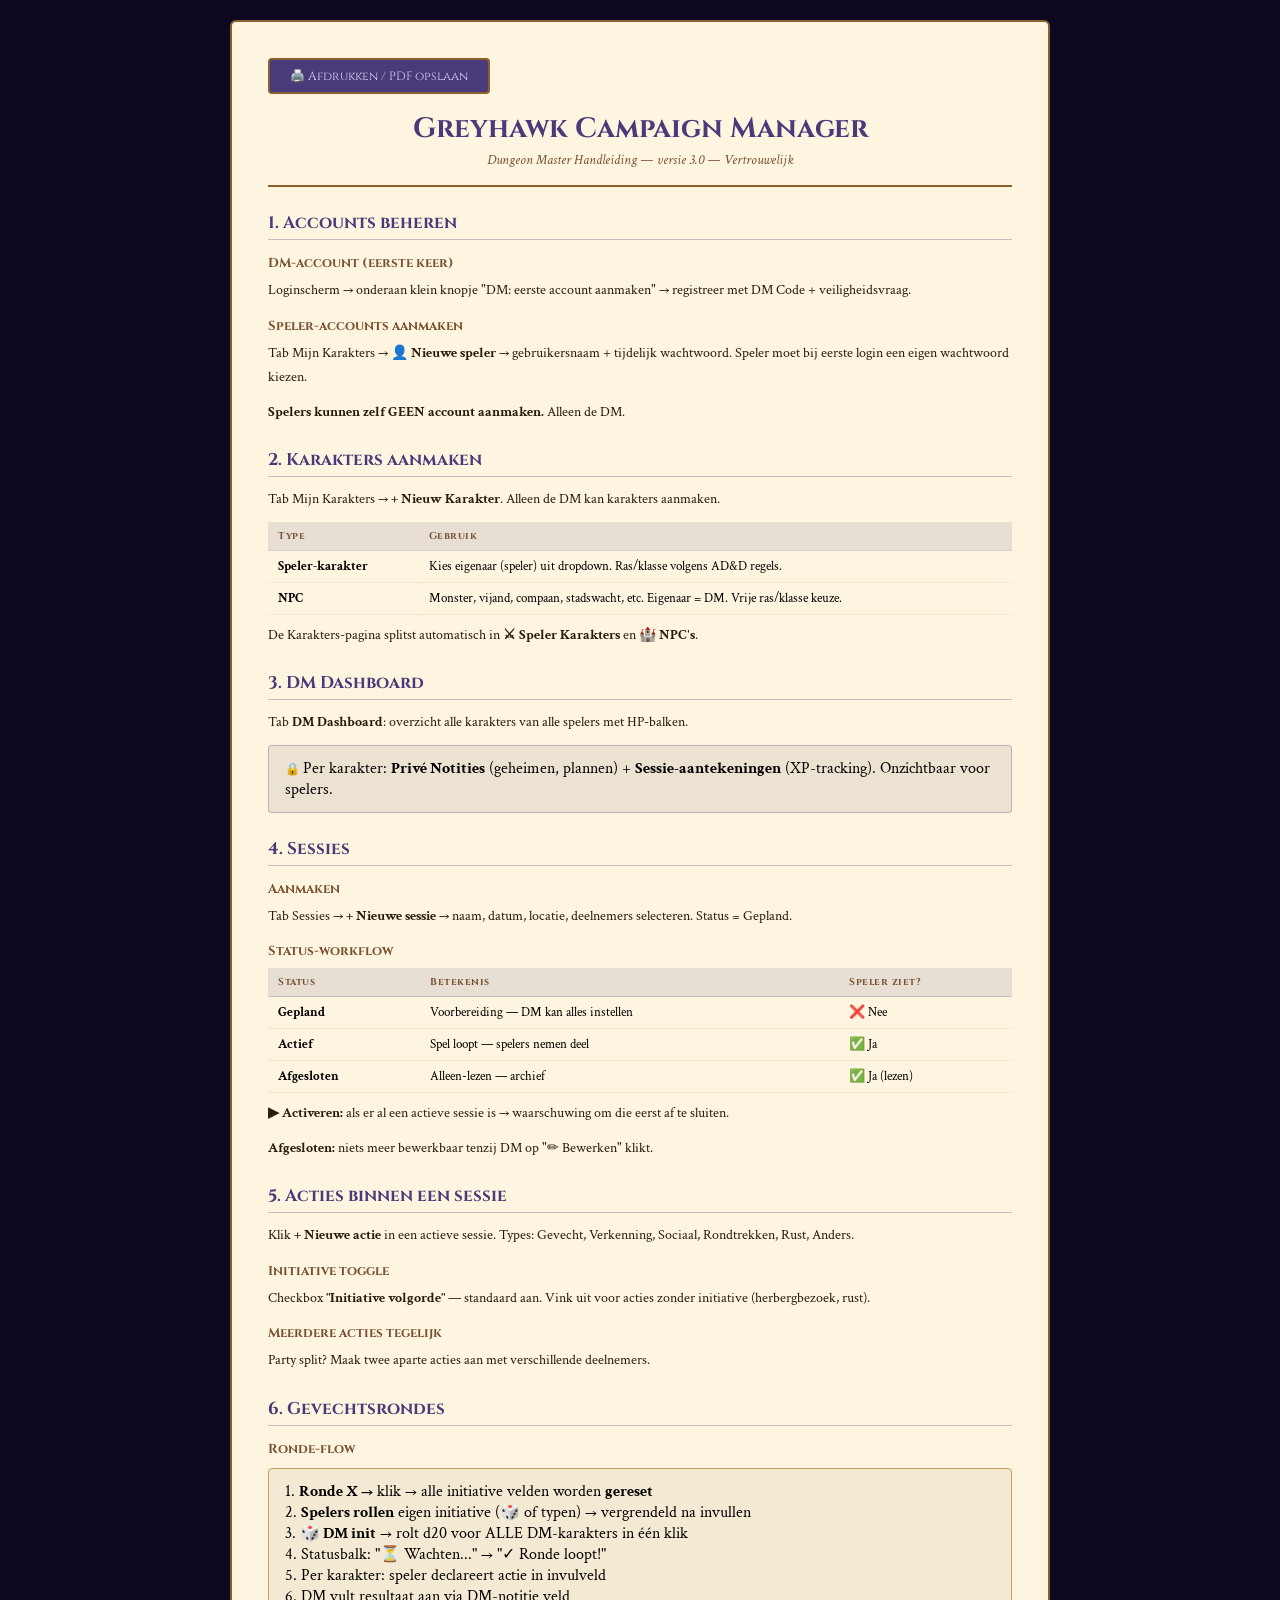
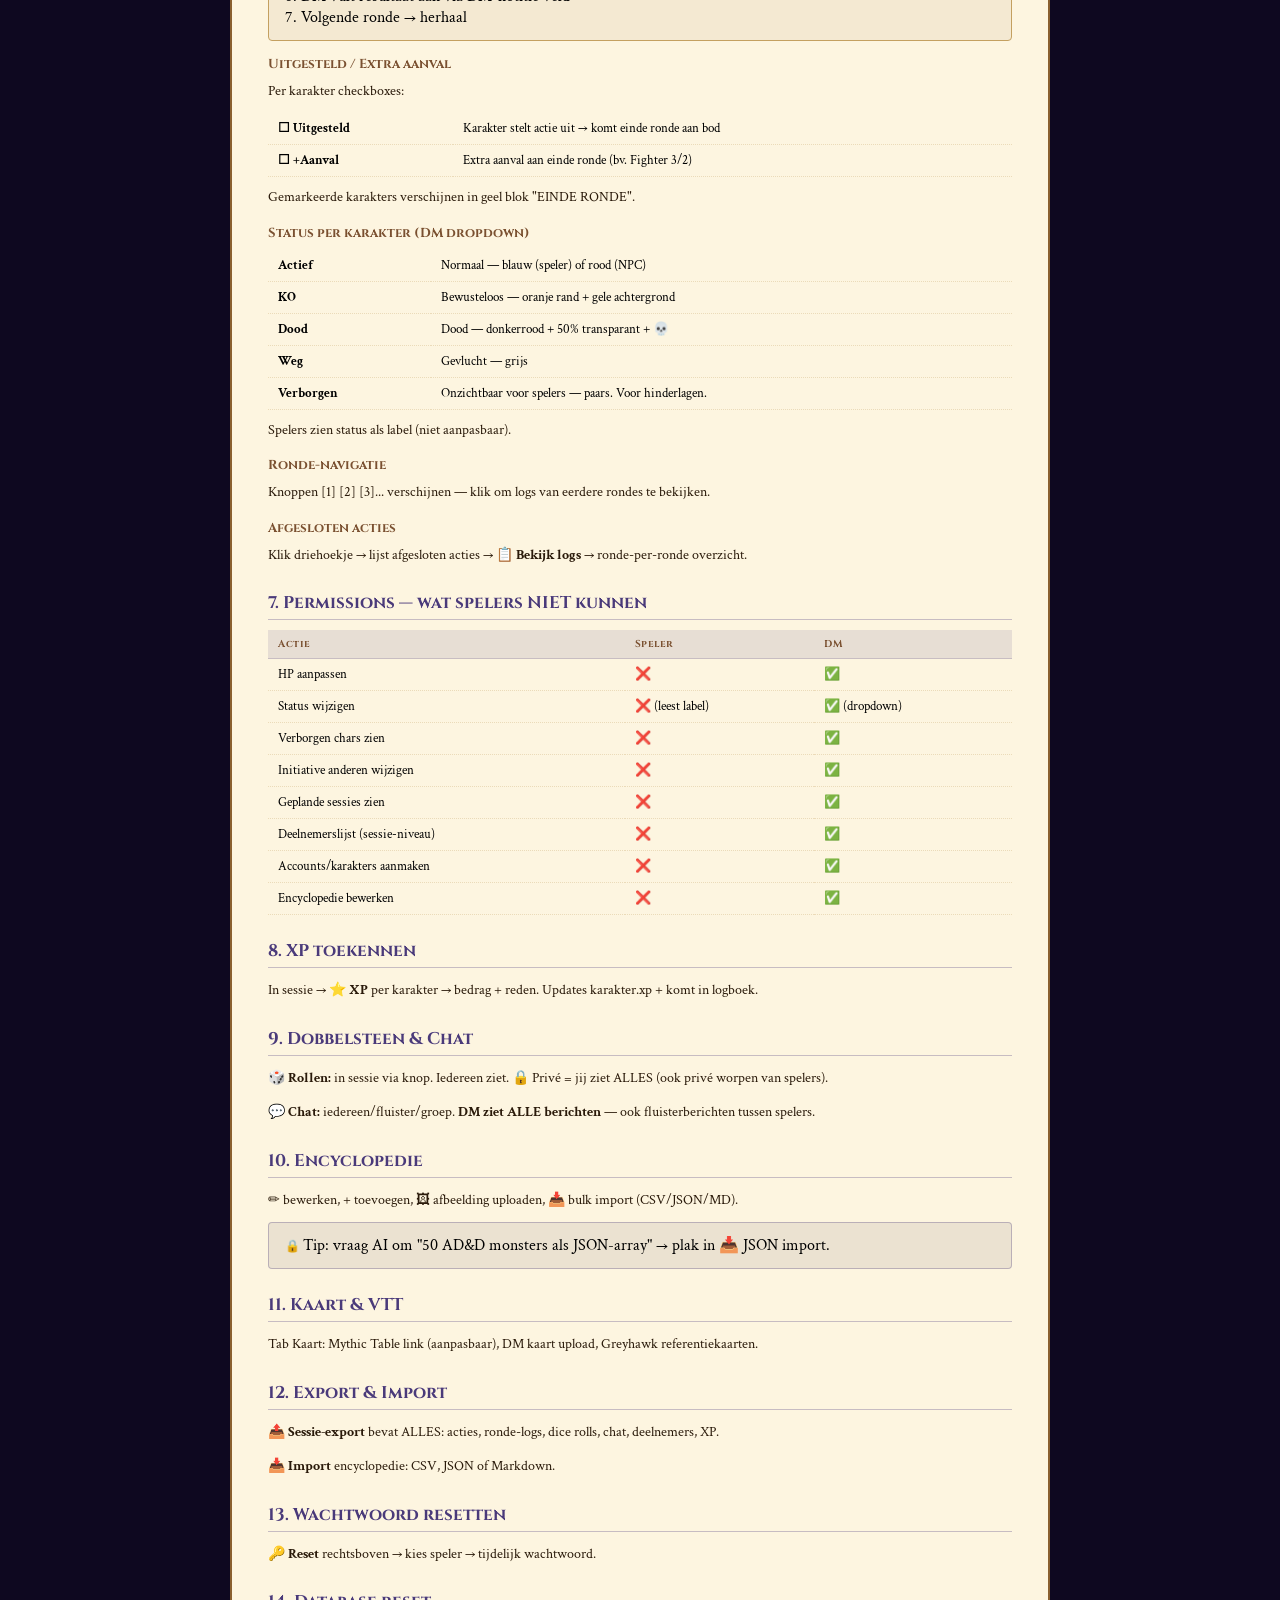
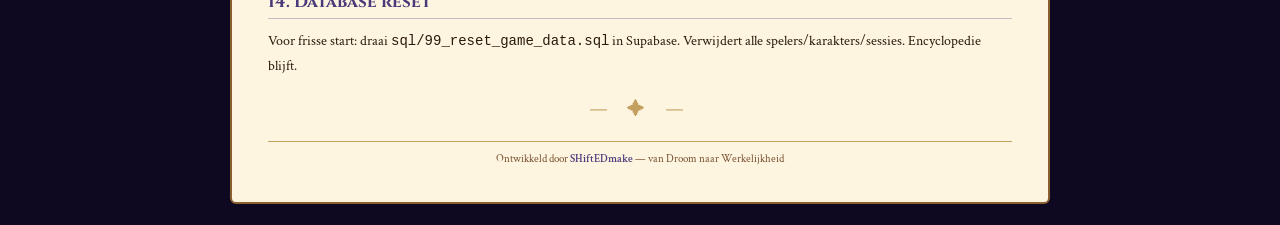
<file: handleiding_dm.html>
<!DOCTYPE html>
<html lang="nl">
<head>
<meta charset="UTF-8">
<meta name="viewport" content="width=device-width, initial-scale=1.0">
<title>Greyhawk — DM Handleiding (Vertrouwelijk)</title>
<style>
@import url('https://fonts.googleapis.com/css2?family=Cinzel:wght@400;600&family=Crimson+Text:ital,wght@0,400;0,600;1,400&display=swap');
:root{--parch:#fdf5e0;--ink:#2a1a0a;--ink3:#7a5030;--border:#8a6030;--rust:#8a2010;--blue2:#2a5a9a;--divider:#c4a060;--dm2:#4a3a7a;--dmt:#c0a0f0;}
*{box-sizing:border-box;margin:0;padding:0;}
body{background:#0e0820;font-family:'Crimson Text',serif;padding:20px;}
.page{max-width:820px;margin:0 auto;background:var(--parch);border:2px solid var(--border);border-radius:6px;padding:36px;position:relative;}
h1{font-family:'Cinzel',serif;font-size:28px;color:var(--dm2);text-align:center;margin-bottom:4px;}
.sub{text-align:center;font-style:italic;color:var(--ink3);font-size:14px;margin-bottom:24px;padding-bottom:16px;border-bottom:2px solid var(--border);}
h2{font-family:'Cinzel',serif;font-size:17px;color:var(--dm2);margin:24px 0 10px;padding-bottom:5px;border-bottom:1px solid rgba(74,58,122,.3);}
h3{font-family:'Cinzel',serif;font-size:13px;color:var(--ink3);margin:14px 0 6px;}
p{font-size:14px;color:var(--ink);line-height:1.75;margin-bottom:10px;}
.box{background:rgba(139,96,48,.08);border:1px solid var(--divider);border-radius:4px;padding:12px 16px;margin:10px 0;}
.dm-box{background:rgba(26,16,48,.08);border:1px solid rgba(74,58,122,.3);border-radius:4px;padding:12px 16px;margin:10px 0;}
.dm-box::before{content:'🔒 ';font-size:12px;}
.warn{background:rgba(138,32,16,.06);border:1px solid rgba(138,32,16,.25);border-radius:4px;padding:10px 14px;margin:10px 0;}
table{width:100%;border-collapse:collapse;font-size:13px;margin:8px 0;}
th{background:rgba(74,58,122,.12);padding:7px 10px;text-align:left;font-family:'Cinzel',serif;font-size:10px;color:var(--ink3);letter-spacing:.5px;border-bottom:1px solid rgba(74,58,122,.2);}
td{padding:7px 10px;border-bottom:1px dotted rgba(196,160,96,.3);}
.ornament{text-align:center;color:var(--divider);font-size:18px;margin:20px 0;letter-spacing:8px;}
.btn{font-family:'Cinzel',serif;font-size:12px;padding:8px 20px;border-radius:4px;cursor:pointer;border:2px solid var(--border);background:var(--dm2);color:#e0d0f0;margin-bottom:16px;}
@media print{.btn{display:none;}.page{border:none;padding:20px;}}
</style>
</head>
<body>
<div class="page">
<button class="btn" onclick="window.print()">🖨️ Afdrukken / PDF opslaan</button>

<h1>Greyhawk Campaign Manager</h1>
<div class="sub">Dungeon Master Handleiding — versie 3.0 — Vertrouwelijk</div>

<h2>1. Accounts beheren</h2>
<h3>DM-account (eerste keer)</h3>
<p>Loginscherm → onderaan klein knopje "DM: eerste account aanmaken" → registreer met DM Code + veiligheidsvraag.</p>
<h3>Speler-accounts aanmaken</h3>
<p>Tab Mijn Karakters → <strong>👤 Nieuwe speler</strong> → gebruikersnaam + tijdelijk wachtwoord. Speler moet bij eerste login een eigen wachtwoord kiezen.</p>
<p><strong>Spelers kunnen zelf GEEN account aanmaken.</strong> Alleen de DM.</p>

<h2>2. Karakters aanmaken</h2>
<p>Tab Mijn Karakters → <strong>+ Nieuw Karakter</strong>. Alleen de DM kan karakters aanmaken.</p>
<table>
<tr><th>Type</th><th>Gebruik</th></tr>
<tr><td><strong>Speler-karakter</strong></td><td>Kies eigenaar (speler) uit dropdown. Ras/klasse volgens AD&D regels.</td></tr>
<tr><td><strong>NPC</strong></td><td>Monster, vijand, compaan, stadswacht, etc. Eigenaar = DM. Vrije ras/klasse keuze.</td></tr>
</table>
<p>De Karakters-pagina splitst automatisch in <strong>⚔ Speler Karakters</strong> en <strong>🏰 NPC's</strong>.</p>

<h2>3. DM Dashboard</h2>
<p>Tab <strong>DM Dashboard</strong>: overzicht alle karakters van alle spelers met HP-balken.</p>
<div class="dm-box">Per karakter: <strong>Privé Notities</strong> (geheimen, plannen) + <strong>Sessie-aantekeningen</strong> (XP-tracking). Onzichtbaar voor spelers.</div>

<h2>4. Sessies</h2>
<h3>Aanmaken</h3>
<p>Tab Sessies → <strong>+ Nieuwe sessie</strong> → naam, datum, locatie, deelnemers selecteren. Status = Gepland.</p>
<h3>Status-workflow</h3>
<table>
<tr><th>Status</th><th>Betekenis</th><th>Speler ziet?</th></tr>
<tr><td><strong>Gepland</strong></td><td>Voorbereiding — DM kan alles instellen</td><td>❌ Nee</td></tr>
<tr><td><strong>Actief</strong></td><td>Spel loopt — spelers nemen deel</td><td>✅ Ja</td></tr>
<tr><td><strong>Afgesloten</strong></td><td>Alleen-lezen — archief</td><td>✅ Ja (lezen)</td></tr>
</table>
<p><strong>▶ Activeren:</strong> als er al een actieve sessie is → waarschuwing om die eerst af te sluiten.</p>
<p><strong>Afgesloten:</strong> niets meer bewerkbaar tenzij DM op "✏ Bewerken" klikt.</p>

<h2>5. Acties binnen een sessie</h2>
<p>Klik <strong>+ Nieuwe actie</strong> in een actieve sessie. Types: Gevecht, Verkenning, Sociaal, Rondtrekken, Rust, Anders.</p>
<h3>Initiative toggle</h3>
<p>Checkbox <strong>"Initiative volgorde"</strong> — standaard aan. Vink uit voor acties zonder initiative (herbergbezoek, rust).</p>
<h3>Meerdere acties tegelijk</h3>
<p>Party split? Maak twee aparte acties aan met verschillende deelnemers.</p>

<h2>6. Gevechtsrondes</h2>
<h3>Ronde-flow</h3>
<div class="box">
1. <strong>Ronde X →</strong> klik → alle initiative velden worden <strong>gereset</strong><br>
2. <strong>Spelers rollen</strong> eigen initiative (🎲 of typen) → vergrendeld na invullen<br>
3. <strong>🎲 DM init</strong> → rolt d20 voor ALLE DM-karakters in één klik<br>
4. Statusbalk: "⏳ Wachten..." → "✓ Ronde loopt!"<br>
5. Per karakter: speler declareert actie in invulveld<br>
6. DM vult resultaat aan via DM-notitie veld<br>
7. Volgende ronde → herhaal
</div>

<h3>Uitgesteld / Extra aanval</h3>
<p>Per karakter checkboxes:</p>
<table>
<tr><td><strong>☐ Uitgesteld</strong></td><td>Karakter stelt actie uit → komt einde ronde aan bod</td></tr>
<tr><td><strong>☐ +Aanval</strong></td><td>Extra aanval aan einde ronde (bv. Fighter 3/2)</td></tr>
</table>
<p>Gemarkeerde karakters verschijnen in geel blok "EINDE RONDE".</p>

<h3>Status per karakter (DM dropdown)</h3>
<table>
<tr><td><strong>Actief</strong></td><td>Normaal — blauw (speler) of rood (NPC)</td></tr>
<tr><td><strong>KO</strong></td><td>Bewusteloos — oranje rand + gele achtergrond</td></tr>
<tr><td><strong>Dood</strong></td><td>Dood — donkerrood + 50% transparant + 💀</td></tr>
<tr><td><strong>Weg</strong></td><td>Gevlucht — grijs</td></tr>
<tr><td><strong>Verborgen</strong></td><td>Onzichtbaar voor spelers — paars. Voor hinderlagen.</td></tr>
</table>
<p>Spelers zien status als label (niet aanpasbaar).</p>

<h3>Ronde-navigatie</h3>
<p>Knoppen [1] [2] [3]... verschijnen — klik om logs van eerdere rondes te bekijken.</p>

<h3>Afgesloten acties</h3>
<p>Klik driehoekje → lijst afgesloten acties → <strong>📋 Bekijk logs</strong> → ronde-per-ronde overzicht.</p>

<h2>7. Permissions — wat spelers NIET kunnen</h2>
<table>
<tr><th>Actie</th><th>Speler</th><th>DM</th></tr>
<tr><td>HP aanpassen</td><td>❌</td><td>✅</td></tr>
<tr><td>Status wijzigen</td><td>❌ (leest label)</td><td>✅ (dropdown)</td></tr>
<tr><td>Verborgen chars zien</td><td>❌</td><td>✅</td></tr>
<tr><td>Initiative anderen wijzigen</td><td>❌</td><td>✅</td></tr>
<tr><td>Geplande sessies zien</td><td>❌</td><td>✅</td></tr>
<tr><td>Deelnemerslijst (sessie-niveau)</td><td>❌</td><td>✅</td></tr>
<tr><td>Accounts/karakters aanmaken</td><td>❌</td><td>✅</td></tr>
<tr><td>Encyclopedie bewerken</td><td>❌</td><td>✅</td></tr>
</table>

<h2>8. XP toekennen</h2>
<p>In sessie → <strong>⭐ XP</strong> per karakter → bedrag + reden. Updates karakter.xp + komt in logboek.</p>

<h2>9. Dobbelsteen &amp; Chat</h2>
<p><strong>🎲 Rollen:</strong> in sessie via knop. Iedereen ziet. 🔒 Privé = jij ziet ALLES (ook privé worpen van spelers).</p>
<p><strong>💬 Chat:</strong> iedereen/fluister/groep. <strong>DM ziet ALLE berichten</strong> — ook fluisterberichten tussen spelers.</p>

<h2>10. Encyclopedie</h2>
<p>✏ bewerken, + toevoegen, 🖼 afbeelding uploaden, 📥 bulk import (CSV/JSON/MD).</p>
<div class="dm-box">Tip: vraag AI om "50 AD&D monsters als JSON-array" → plak in 📥 JSON import.</div>

<h2>11. Kaart &amp; VTT</h2>
<p>Tab Kaart: Mythic Table link (aanpasbaar), DM kaart upload, Greyhawk referentiekaarten.</p>

<h2>12. Export &amp; Import</h2>
<p><strong>📤 Sessie-export</strong> bevat ALLES: acties, ronde-logs, dice rolls, chat, deelnemers, XP.</p>
<p><strong>📥 Import</strong> encyclopedie: CSV, JSON of Markdown.</p>

<h2>13. Wachtwoord resetten</h2>
<p><strong>🔑 Reset</strong> rechtsboven → kies speler → tijdelijk wachtwoord.</p>

<h2>14. Database reset</h2>
<p>Voor frisse start: draai <code>sql/99_reset_game_data.sql</code> in Supabase. Verwijdert alle spelers/karakters/sessies. Encyclopedie blijft.</p>

<div class="ornament">⸻ ✦ ⸻</div>
<div style="margin-top:20px;text-align:center;font-size:11px;color:#7a5030;border-top:1px solid #c4a060;padding-top:10px;">
  Ontwikkeld door <a href="https://shiftedmake.com" style="color:#4a3a7a;text-decoration:none;font-weight:600;">SHiftEDmake</a> — van Droom naar Werkelijkheid
</div>
</div>
</body>
</html>
</file>
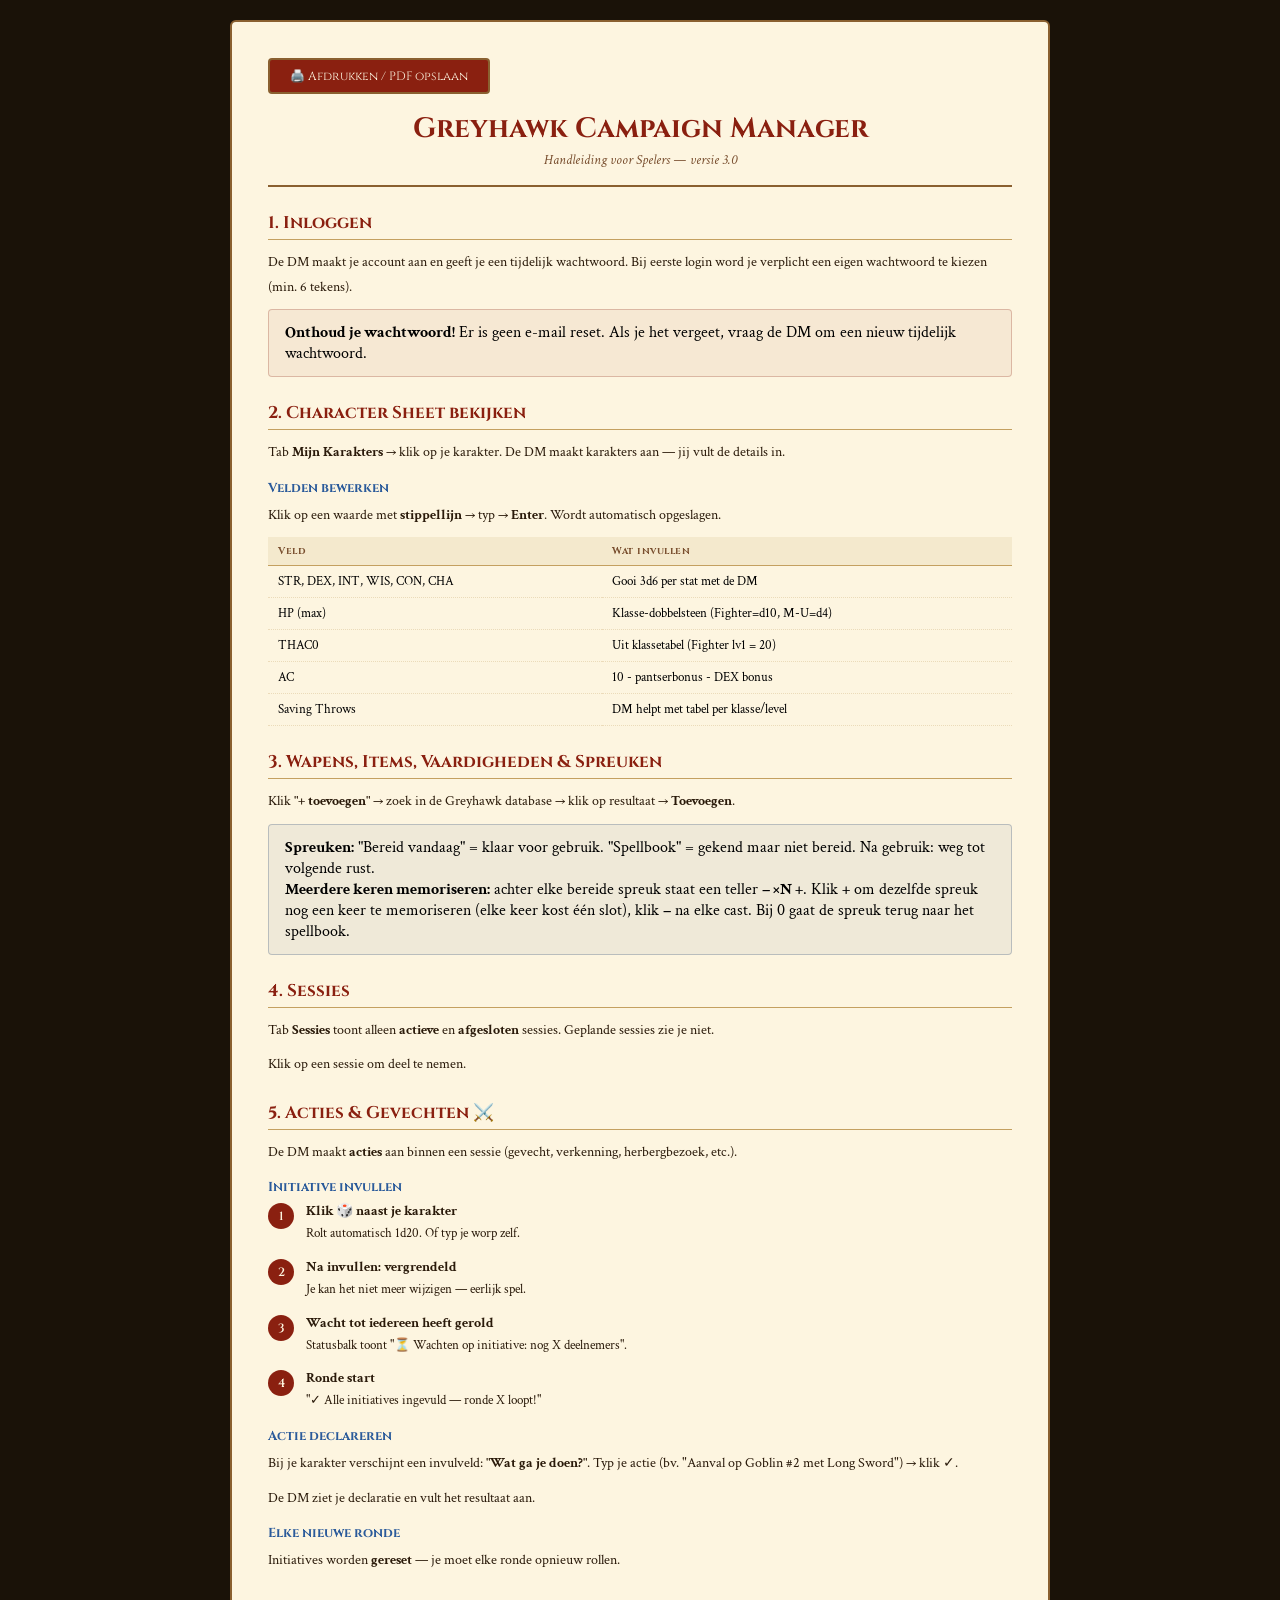
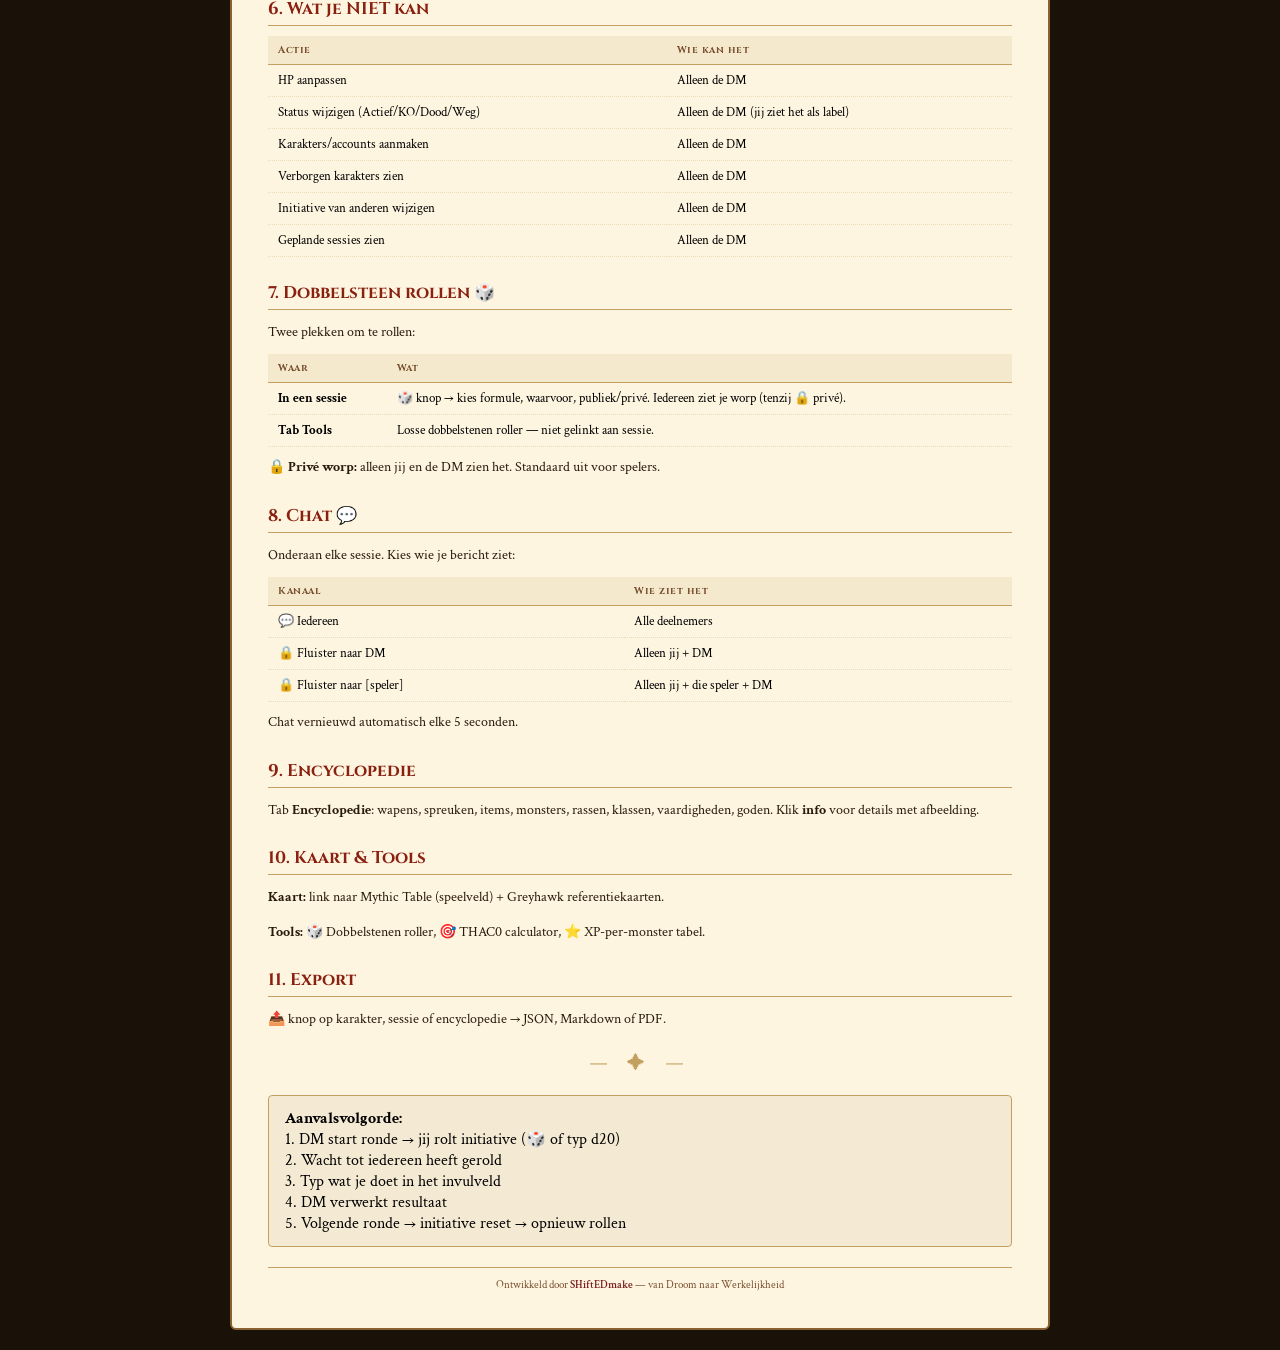
<file: handleiding_speler.html>
<!DOCTYPE html>
<html lang="nl">
<head>
<meta charset="UTF-8">
<meta name="viewport" content="width=device-width, initial-scale=1.0">
<title>Greyhawk — Handleiding voor Spelers</title>
<style>
@import url('https://fonts.googleapis.com/css2?family=Cinzel:wght@400;600&family=Crimson+Text:ital,wght@0,400;0,600;1,400&display=swap');
:root{--parch:#fdf5e0;--ink:#2a1a0a;--ink3:#7a5030;--border:#8a6030;--rust:#8a2010;--blue2:#2a5a9a;--divider:#c4a060;}
*{box-sizing:border-box;margin:0;padding:0;}
body{background:#1a1208;font-family:'Crimson Text',serif;padding:20px;}
.page{max-width:820px;margin:0 auto;background:var(--parch);border:2px solid var(--border);border-radius:6px;padding:36px;position:relative;}
h1{font-family:'Cinzel',serif;font-size:28px;color:var(--rust);text-align:center;margin-bottom:4px;}
.sub{text-align:center;font-style:italic;color:var(--ink3);font-size:14px;margin-bottom:24px;padding-bottom:16px;border-bottom:2px solid var(--border);}
h2{font-family:'Cinzel',serif;font-size:17px;color:var(--rust);margin:24px 0 10px;padding-bottom:5px;border-bottom:1px solid var(--divider);}
h3{font-family:'Cinzel',serif;font-size:13px;color:var(--blue2);margin:14px 0 6px;}
p{font-size:14px;color:var(--ink);line-height:1.75;margin-bottom:10px;}
.box{background:rgba(139,96,48,.08);border:1px solid var(--divider);border-radius:4px;padding:12px 16px;margin:10px 0;}
.box.blue{background:rgba(26,58,106,.06);border-color:rgba(26,58,106,.25);}
.box.warn{background:rgba(138,32,16,.06);border-color:rgba(138,32,16,.25);}
.step{display:flex;gap:12px;margin-bottom:12px;align-items:flex-start;}
.n{background:var(--rust);color:#fdf5e0;border-radius:50%;width:26px;height:26px;display:flex;align-items:center;justify-content:center;font-family:'Cinzel',serif;font-size:12px;font-weight:600;flex-shrink:0;margin-top:1px;}
.sc{flex:1;}.sc strong{display:block;font-size:14px;color:var(--ink);margin-bottom:3px;}.sc p{margin:0;font-size:13px;}
table{width:100%;border-collapse:collapse;font-size:13px;margin:8px 0;}
th{background:rgba(196,160,96,.15);padding:7px 10px;text-align:left;font-family:'Cinzel',serif;font-size:10px;color:var(--ink3);letter-spacing:.5px;border-bottom:1px solid var(--divider);}
td{padding:7px 10px;border-bottom:1px dotted rgba(196,160,96,.3);}
.ornament{text-align:center;color:var(--divider);font-size:18px;margin:20px 0;letter-spacing:8px;}
.btn{font-family:'Cinzel',serif;font-size:12px;padding:8px 20px;border-radius:4px;cursor:pointer;border:2px solid var(--border);background:var(--rust);color:#fdf5e0;margin-bottom:16px;}
@media print{.btn{display:none;}.page{border:none;padding:20px;}}
</style>
</head>
<body>
<div class="page">
<button class="btn" onclick="window.print()">🖨️ Afdrukken / PDF opslaan</button>

<h1>Greyhawk Campaign Manager</h1>
<div class="sub">Handleiding voor Spelers — versie 3.0</div>

<h2>1. Inloggen</h2>
<p>De DM maakt je account aan en geeft je een tijdelijk wachtwoord. Bij eerste login word je verplicht een eigen wachtwoord te kiezen (min. 6 tekens).</p>
<div class="box warn"><strong>Onthoud je wachtwoord!</strong> Er is geen e-mail reset. Als je het vergeet, vraag de DM om een nieuw tijdelijk wachtwoord.</div>

<h2>2. Character Sheet bekijken</h2>
<p>Tab <strong>Mijn Karakters</strong> → klik op je karakter. De DM maakt karakters aan — jij vult de details in.</p>
<h3>Velden bewerken</h3>
<p>Klik op een waarde met <strong>stippellijn</strong> → typ → <strong>Enter</strong>. Wordt automatisch opgeslagen.</p>
<table>
<tr><th>Veld</th><th>Wat invullen</th></tr>
<tr><td>STR, DEX, INT, WIS, CON, CHA</td><td>Gooi 3d6 per stat met de DM</td></tr>
<tr><td>HP (max)</td><td>Klasse-dobbelsteen (Fighter=d10, M-U=d4)</td></tr>
<tr><td>THAC0</td><td>Uit klassetabel (Fighter lv1 = 20)</td></tr>
<tr><td>AC</td><td>10 - pantserbonus - DEX bonus</td></tr>
<tr><td>Saving Throws</td><td>DM helpt met tabel per klasse/level</td></tr>
</table>

<h2>3. Wapens, Items, Vaardigheden &amp; Spreuken</h2>
<p>Klik <strong>"+ toevoegen"</strong> → zoek in de Greyhawk database → klik op resultaat → <strong>Toevoegen</strong>.</p>
<div class="box blue"><strong>Spreuken:</strong> "Bereid vandaag" = klaar voor gebruik. "Spellbook" = gekend maar niet bereid. Na gebruik: weg tot volgende rust.<br><strong>Meerdere keren memoriseren:</strong> achter elke bereide spreuk staat een teller <strong>− ×N +</strong>. Klik <strong>+</strong> om dezelfde spreuk nog een keer te memoriseren (elke keer kost één slot), klik <strong>−</strong> na elke cast. Bij 0 gaat de spreuk terug naar het spellbook.</div>

<h2>4. Sessies</h2>
<p>Tab <strong>Sessies</strong> toont alleen <strong>actieve</strong> en <strong>afgesloten</strong> sessies. Geplande sessies zie je niet.</p>
<p>Klik op een sessie om deel te nemen.</p>

<h2>5. Acties &amp; Gevechten ⚔️</h2>
<p>De DM maakt <strong>acties</strong> aan binnen een sessie (gevecht, verkenning, herbergbezoek, etc.).</p>

<h3>Initiative invullen</h3>
<div class="step"><div class="n">1</div><div class="sc"><strong>Klik 🎲 naast je karakter</strong><p>Rolt automatisch 1d20. Of typ je worp zelf.</p></div></div>
<div class="step"><div class="n">2</div><div class="sc"><strong>Na invullen: vergrendeld</strong><p>Je kan het niet meer wijzigen — eerlijk spel.</p></div></div>
<div class="step"><div class="n">3</div><div class="sc"><strong>Wacht tot iedereen heeft gerold</strong><p>Statusbalk toont "⏳ Wachten op initiative: nog X deelnemers".</p></div></div>
<div class="step"><div class="n">4</div><div class="sc"><strong>Ronde start</strong><p>"✓ Alle initiatives ingevuld — ronde X loopt!"</p></div></div>

<h3>Actie declareren</h3>
<p>Bij je karakter verschijnt een invulveld: <strong>"Wat ga je doen?"</strong>. Typ je actie (bv. "Aanval op Goblin #2 met Long Sword") → klik ✓.</p>
<p>De DM ziet je declaratie en vult het resultaat aan.</p>

<h3>Elke nieuwe ronde</h3>
<p>Initiatives worden <strong>gereset</strong> — je moet elke ronde opnieuw rollen.</p>

<h2>6. Wat je NIET kan</h2>
<table>
<tr><th>Actie</th><th>Wie kan het</th></tr>
<tr><td>HP aanpassen</td><td>Alleen de DM</td></tr>
<tr><td>Status wijzigen (Actief/KO/Dood/Weg)</td><td>Alleen de DM (jij ziet het als label)</td></tr>
<tr><td>Karakters/accounts aanmaken</td><td>Alleen de DM</td></tr>
<tr><td>Verborgen karakters zien</td><td>Alleen de DM</td></tr>
<tr><td>Initiative van anderen wijzigen</td><td>Alleen de DM</td></tr>
<tr><td>Geplande sessies zien</td><td>Alleen de DM</td></tr>
</table>

<h2>7. Dobbelsteen rollen 🎲</h2>
<p>Twee plekken om te rollen:</p>
<table>
<tr><th>Waar</th><th>Wat</th></tr>
<tr><td><strong>In een sessie</strong></td><td>🎲 knop → kies formule, waarvoor, publiek/privé. Iedereen ziet je worp (tenzij 🔒 privé).</td></tr>
<tr><td><strong>Tab Tools</strong></td><td>Losse dobbelstenen roller — niet gelinkt aan sessie.</td></tr>
</table>
<p><strong>🔒 Privé worp:</strong> alleen jij en de DM zien het. Standaard uit voor spelers.</p>

<h2>8. Chat 💬</h2>
<p>Onderaan elke sessie. Kies wie je bericht ziet:</p>
<table>
<tr><th>Kanaal</th><th>Wie ziet het</th></tr>
<tr><td>💬 Iedereen</td><td>Alle deelnemers</td></tr>
<tr><td>🔒 Fluister naar DM</td><td>Alleen jij + DM</td></tr>
<tr><td>🔒 Fluister naar [speler]</td><td>Alleen jij + die speler + DM</td></tr>
</table>
<p>Chat vernieuwd automatisch elke 5 seconden.</p>

<h2>9. Encyclopedie</h2>
<p>Tab <strong>Encyclopedie</strong>: wapens, spreuken, items, monsters, rassen, klassen, vaardigheden, goden. Klik <strong>info</strong> voor details met afbeelding.</p>

<h2>10. Kaart &amp; Tools</h2>
<p><strong>Kaart:</strong> link naar Mythic Table (speelveld) + Greyhawk referentiekaarten.</p>
<p><strong>Tools:</strong> 🎲 Dobbelstenen roller, 🎯 THAC0 calculator, ⭐ XP-per-monster tabel.</p>

<h2>11. Export</h2>
<p>📤 knop op karakter, sessie of encyclopedie → JSON, Markdown of PDF.</p>

<div class="ornament">⸻ ✦ ⸻</div>
<div class="box">
<strong>Aanvalsvolgorde:</strong><br>
1. DM start ronde → jij rolt initiative (🎲 of typ d20)<br>
2. Wacht tot iedereen heeft gerold<br>
3. Typ wat je doet in het invulveld<br>
4. DM verwerkt resultaat<br>
5. Volgende ronde → initiative reset → opnieuw rollen
</div>
<div style="margin-top:20px;text-align:center;font-size:11px;color:#7a5030;border-top:1px solid #c4a060;padding-top:10px;">
  Ontwikkeld door <a href="https://shiftedmake.com" style="color:#7a1c1c;text-decoration:none;font-weight:600;">SHiftEDmake</a> — van Droom naar Werkelijkheid
</div>
</div>
</body>
</html>
</file>
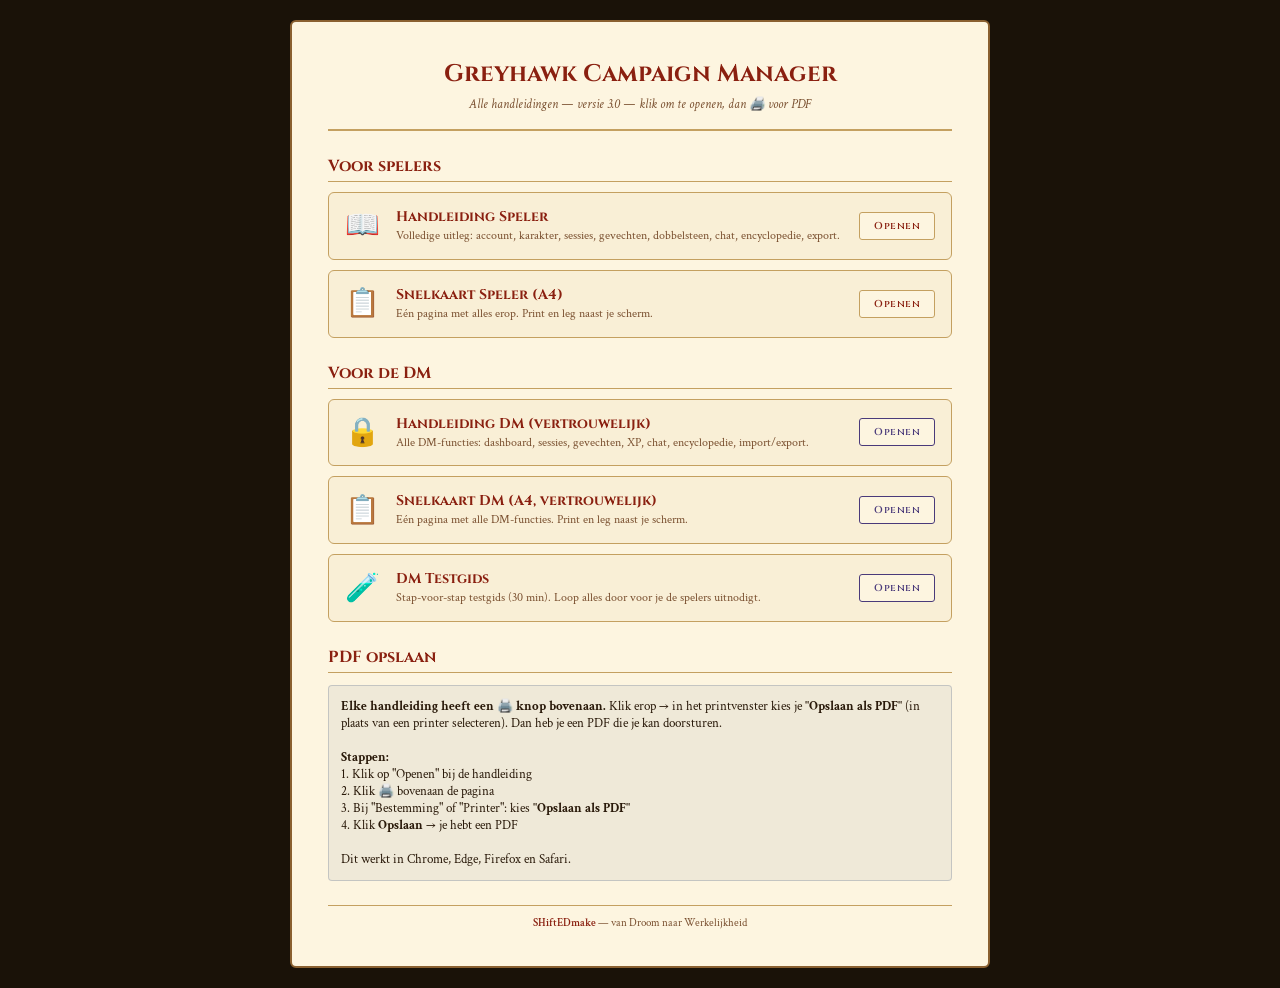
<file: handleidingen.html>
<!DOCTYPE html>
<html lang="nl">
<head>
<meta charset="UTF-8">
<meta name="viewport" content="width=device-width, initial-scale=1.0">
<title>Greyhawk — Alle Handleidingen</title>
<style>
@import url('https://fonts.googleapis.com/css2?family=Cinzel:wght@400;600&family=Crimson+Text:ital,wght@0,400;0,600;1,400&display=swap');
*{box-sizing:border-box;margin:0;padding:0;}
body{background:#1a1208;font-family:'Crimson Text',serif;padding:20px;color:#2a1a0a;}
.page{max-width:700px;margin:0 auto;background:#fdf5e0;border:2px solid #8a6030;border-radius:6px;padding:36px;}
h1{font-family:'Cinzel',serif;font-size:24px;color:#8a2010;text-align:center;margin-bottom:6px;}
.sub{text-align:center;font-style:italic;color:#7a5030;font-size:13px;margin-bottom:24px;padding-bottom:16px;border-bottom:2px solid #c4a060;}
.doc{display:flex;gap:16px;align-items:center;padding:14px 16px;margin-bottom:10px;background:rgba(196,160,96,.08);border:1px solid #c4a060;border-radius:6px;}
.doc-icon{font-size:28px;flex-shrink:0;}
.doc-info{flex:1;}
.doc-info strong{font-family:'Cinzel',serif;font-size:14px;color:#8a2010;display:block;margin-bottom:2px;}
.doc-info p{font-size:12px;color:#7a5030;margin:0;line-height:1.4;}
.doc-links{display:flex;gap:6px;flex-shrink:0;}
.doc-links a{font-family:'Cinzel',serif;font-size:10px;padding:6px 14px;border-radius:3px;text-decoration:none;border:1px solid #c4a060;color:#8a2010;background:#fdf5e0;font-weight:600;letter-spacing:.5px;}
.doc-links a:hover{background:#c4a060;color:#fdf5e0;}
.doc-links a.dm{border-color:#4a3a7a;color:#4a3a7a;}
.doc-links a.dm:hover{background:#4a3a7a;color:#e0d0f0;}
h2{font-family:'Cinzel',serif;font-size:16px;color:#8a2010;margin:24px 0 10px;padding-bottom:4px;border-bottom:1px solid #c4a060;}
.tip{background:rgba(26,58,106,.06);border:1px solid rgba(26,58,106,.2);border-radius:4px;padding:12px;font-size:13px;margin:12px 0;}
</style>
</head>
<body>
<div class="page">

<h1>Greyhawk Campaign Manager</h1>
<div class="sub">Alle handleidingen — versie 3.0 — klik om te openen, dan 🖨️ voor PDF</div>

<h2>Voor spelers</h2>

<div class="doc">
  <div class="doc-icon">📖</div>
  <div class="doc-info">
    <strong>Handleiding Speler</strong>
    <p>Volledige uitleg: account, karakter, sessies, gevechten, dobbelsteen, chat, encyclopedie, export.</p>
  </div>
  <div class="doc-links"><a href="handleiding_speler.html" target="_blank">Openen</a></div>
</div>

<div class="doc">
  <div class="doc-icon">📋</div>
  <div class="doc-info">
    <strong>Snelkaart Speler (A4)</strong>
    <p>Eén pagina met alles erop. Print en leg naast je scherm.</p>
  </div>
  <div class="doc-links"><a href="snelkaart_speler.html" target="_blank">Openen</a></div>
</div>

<h2>Voor de DM</h2>

<div class="doc">
  <div class="doc-icon">🔒</div>
  <div class="doc-info">
    <strong>Handleiding DM (vertrouwelijk)</strong>
    <p>Alle DM-functies: dashboard, sessies, gevechten, XP, chat, encyclopedie, import/export.</p>
  </div>
  <div class="doc-links"><a href="handleiding_dm.html" target="_blank" class="dm">Openen</a></div>
</div>

<div class="doc">
  <div class="doc-icon">📋</div>
  <div class="doc-info">
    <strong>Snelkaart DM (A4, vertrouwelijk)</strong>
    <p>Eén pagina met alle DM-functies. Print en leg naast je scherm.</p>
  </div>
  <div class="doc-links"><a href="snelkaart_dm.html" target="_blank" class="dm">Openen</a></div>
</div>

<div class="doc">
  <div class="doc-icon">🧪</div>
  <div class="doc-info">
    <strong>DM Testgids</strong>
    <p>Stap-voor-stap testgids (30 min). Loop alles door voor je de spelers uitnodigt.</p>
  </div>
  <div class="doc-links"><a href="testgids_dm.html" target="_blank" class="dm">Openen</a></div>
</div>

<h2>PDF opslaan</h2>

<div class="tip">
  <strong>Elke handleiding heeft een 🖨️ knop bovenaan.</strong> Klik erop → in het printvenster kies je <strong>"Opslaan als PDF"</strong> (in plaats van een printer selecteren). Dan heb je een PDF die je kan doorsturen.<br><br>
  <strong>Stappen:</strong><br>
  1. Klik op "Openen" bij de handleiding<br>
  2. Klik 🖨️ bovenaan de pagina<br>
  3. Bij "Bestemming" of "Printer": kies <strong>"Opslaan als PDF"</strong><br>
  4. Klik <strong>Opslaan</strong> → je hebt een PDF<br><br>
  Dit werkt in Chrome, Edge, Firefox en Safari.
</div>

<div style="margin-top:24px;text-align:center;font-size:11px;color:#7a5030;border-top:1px solid #c4a060;padding-top:10px;">
  <a href="https://shiftedmake.com" style="color:#8a2010;text-decoration:none;font-weight:600;">SHiftEDmake</a> — van Droom naar Werkelijkheid
</div>
</div>
</body>
</html>
</file>
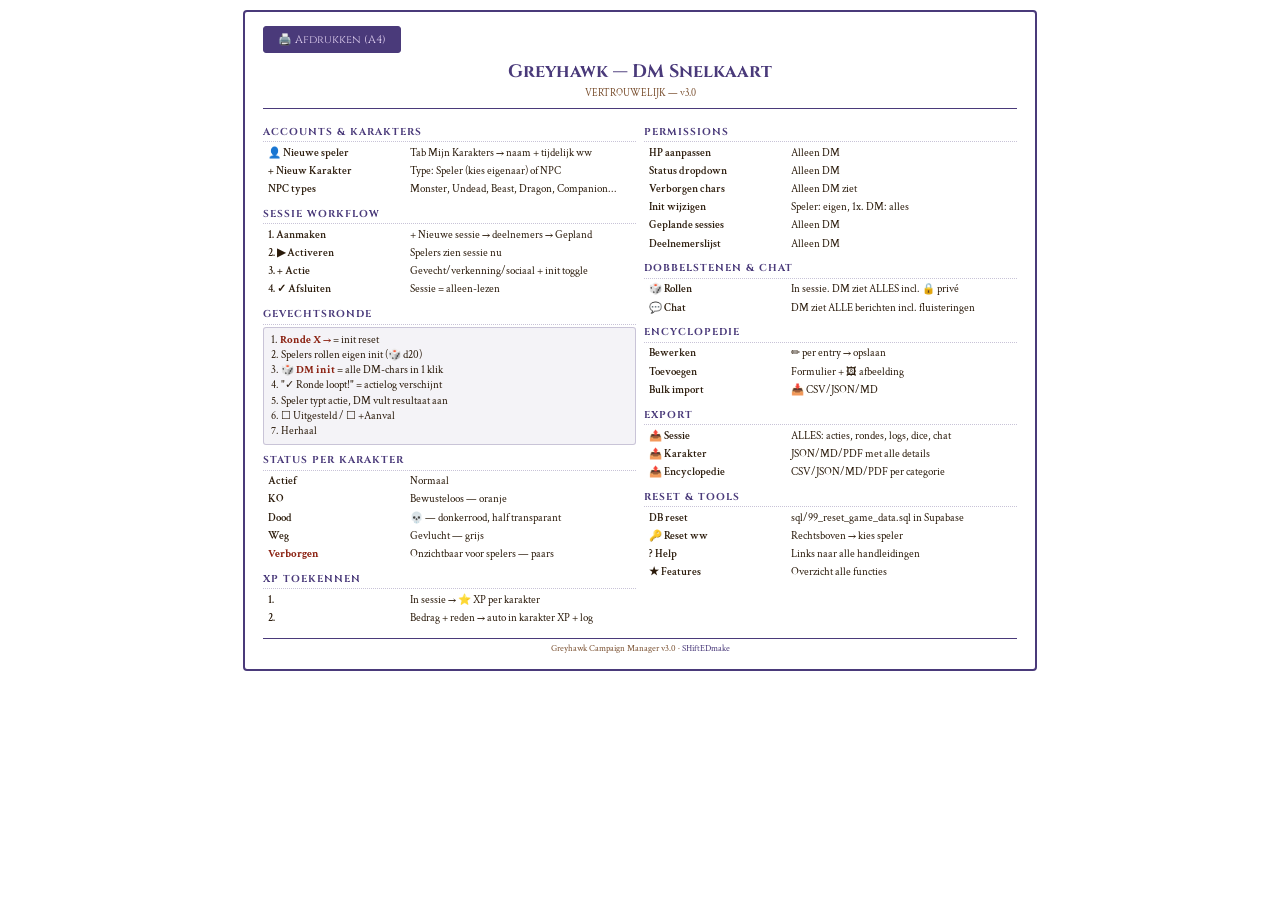
<file: snelkaart_dm.html>
<!DOCTYPE html>
<html lang="nl">
<head>
<meta charset="UTF-8">
<meta name="viewport" content="width=device-width, initial-scale=1.0">
<title>Greyhawk — Snelkaart DM (A4)</title>
<style>
@import url('https://fonts.googleapis.com/css2?family=Cinzel:wght@400;600&family=Crimson+Text:ital,wght@0,400;0,600;1,400&display=swap');
*{box-sizing:border-box;margin:0;padding:0;}
body{font-family:'Crimson Text',serif;padding:10px;color:#2a1a0a;font-size:11px;line-height:1.45;}
.card{border:2px solid #4a3a7a;border-radius:4px;padding:14px 18px;max-width:210mm;margin:0 auto;}
h1{font-family:'Cinzel',serif;font-size:18px;color:#4a3a7a;text-align:center;margin-bottom:2px;}
.sub{text-align:center;font-size:10px;color:#7a5030;margin-bottom:8px;padding-bottom:6px;border-bottom:1.5px solid #4a3a7a;}
h2{font-family:'Cinzel',serif;font-size:10px;color:#4a3a7a;margin:6px 0 2px;padding:2px 0;border-bottom:1px dotted rgba(74,58,122,.3);text-transform:uppercase;letter-spacing:1px;}
table{width:100%;border-collapse:collapse;margin:2px 0 4px;font-size:10.5px;}
td{padding:1.5px 5px;vertical-align:top;}
td:first-child{font-weight:600;white-space:nowrap;width:38%;}
.cols{display:grid;grid-template-columns:1fr 1fr;gap:8px;}
.box{background:rgba(74,58,122,.06);border:1px solid rgba(74,58,122,.25);border-radius:3px;padding:5px 7px;margin:2px 0;font-size:10.5px;}
.em{color:#4a3a7a;font-weight:600;}
strong{color:#8a2010;}
@media print{body{padding:0;}.card{border:none;padding:8px;}}
.btn{font-family:'Cinzel',serif;font-size:11px;padding:5px 14px;border-radius:3px;cursor:pointer;border:1px solid #4a3a7a;background:#4a3a7a;color:#e0d0f0;margin-bottom:6px;}
@media print{.btn{display:none;}}
</style>
</head>
<body>
<div class="card">
<button class="btn" onclick="window.print()">🖨️ Afdrukken (A4)</button>
<h1>Greyhawk — DM Snelkaart</h1>
<div class="sub">VERTROUWELIJK — v3.0</div>

<div class="cols">
<div>
<h2>Accounts &amp; Karakters</h2>
<table>
<tr><td>👤 Nieuwe speler</td><td>Tab Mijn Karakters → naam + tijdelijk ww</td></tr>
<tr><td>+ Nieuw Karakter</td><td>Type: Speler (kies eigenaar) of NPC</td></tr>
<tr><td>NPC types</td><td>Monster, Undead, Beast, Dragon, Companion...</td></tr>
</table>

<h2>Sessie workflow</h2>
<table>
<tr><td>1. Aanmaken</td><td>+ Nieuwe sessie → deelnemers → Gepland</td></tr>
<tr><td>2. ▶ Activeren</td><td>Spelers zien sessie nu</td></tr>
<tr><td>3. + Actie</td><td>Gevecht/verkenning/sociaal + init toggle</td></tr>
<tr><td>4. ✓ Afsluiten</td><td>Sessie = alleen-lezen</td></tr>
</table>

<h2>Gevechtsronde</h2>
<div class="box">
1. <strong>Ronde X →</strong> = init reset<br>
2. Spelers rollen eigen init (🎲 d20)<br>
3. <strong>🎲 DM init</strong> = alle DM-chars in 1 klik<br>
4. "✓ Ronde loopt!" = actielog verschijnt<br>
5. Speler typt actie, DM vult resultaat aan<br>
6. ☐ Uitgesteld / ☐ +Aanval<br>
7. Herhaal
</div>

<h2>Status per karakter</h2>
<table>
<tr><td>Actief</td><td>Normaal</td></tr>
<tr><td>KO</td><td>Bewusteloos — oranje</td></tr>
<tr><td>Dood</td><td>💀 — donkerrood, half transparant</td></tr>
<tr><td>Weg</td><td>Gevlucht — grijs</td></tr>
<tr><td><strong>Verborgen</strong></td><td>Onzichtbaar voor spelers — paars</td></tr>
</table>

<h2>XP toekennen</h2>
<table>
<tr><td>1.</td><td>In sessie → ⭐ XP per karakter</td></tr>
<tr><td>2.</td><td>Bedrag + reden → auto in karakter XP + log</td></tr>
</table>
</div>

<div>
<h2>Permissions</h2>
<table>
<tr><td>HP aanpassen</td><td>Alleen DM</td></tr>
<tr><td>Status dropdown</td><td>Alleen DM</td></tr>
<tr><td>Verborgen chars</td><td>Alleen DM ziet</td></tr>
<tr><td>Init wijzigen</td><td>Speler: eigen, 1x. DM: alles</td></tr>
<tr><td>Geplande sessies</td><td>Alleen DM</td></tr>
<tr><td>Deelnemerslijst</td><td>Alleen DM</td></tr>
</table>

<h2>Dobbelstenen &amp; Chat</h2>
<table>
<tr><td>🎲 Rollen</td><td>In sessie. DM ziet ALLES incl. 🔒 privé</td></tr>
<tr><td>💬 Chat</td><td>DM ziet ALLE berichten incl. fluisteringen</td></tr>
</table>

<h2>Encyclopedie</h2>
<table>
<tr><td>Bewerken</td><td>✏ per entry → opslaan</td></tr>
<tr><td>Toevoegen</td><td>Formulier + 🖼 afbeelding</td></tr>
<tr><td>Bulk import</td><td>📥 CSV/JSON/MD</td></tr>
</table>

<h2>Export</h2>
<table>
<tr><td>📤 Sessie</td><td>ALLES: acties, rondes, logs, dice, chat</td></tr>
<tr><td>📤 Karakter</td><td>JSON/MD/PDF met alle details</td></tr>
<tr><td>📤 Encyclopedie</td><td>CSV/JSON/MD/PDF per categorie</td></tr>
</table>

<h2>Reset &amp; Tools</h2>
<table>
<tr><td>DB reset</td><td>sql/99_reset_game_data.sql in Supabase</td></tr>
<tr><td>🔑 Reset ww</td><td>Rechtsboven → kies speler</td></tr>
<tr><td>? Help</td><td>Links naar alle handleidingen</td></tr>
<tr><td>★ Features</td><td>Overzicht alle functies</td></tr>
</table>
</div>
</div>
<div style="text-align:center;font-size:9px;color:#7a5030;margin-top:6px;border-top:1px solid #4a3a7a;padding-top:3px;">
  Greyhawk Campaign Manager v3.0 · <a href="https://shiftedmake.com" style="color:#4a3a7a;text-decoration:none;">SHiftEDmake</a>
</div>
</div>
</body>
</html>
</file>
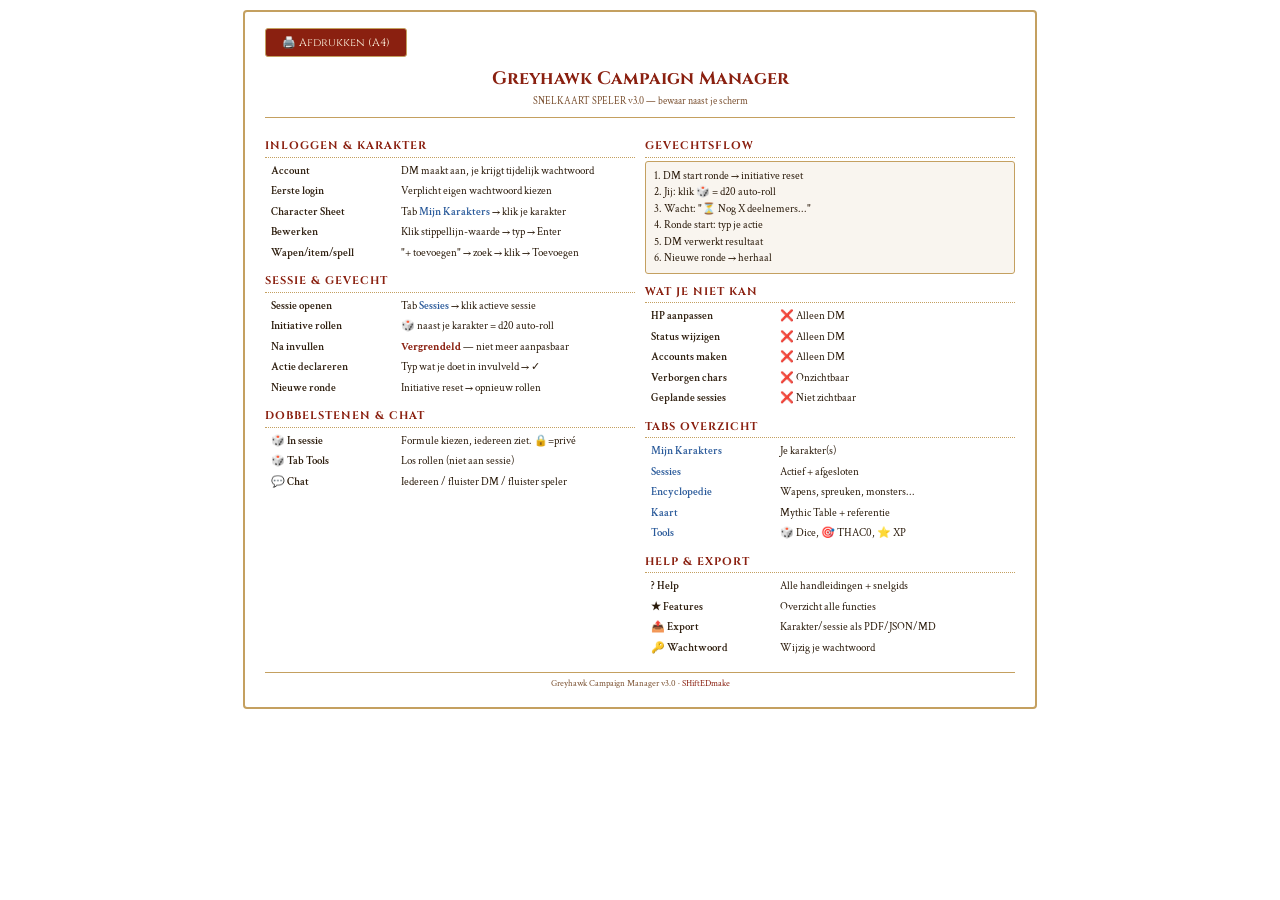
<file: snelkaart_speler.html>
<!DOCTYPE html>
<html lang="nl">
<head>
<meta charset="UTF-8">
<meta name="viewport" content="width=device-width, initial-scale=1.0">
<title>Greyhawk — Snelkaart Speler (A4)</title>
<style>
@import url('https://fonts.googleapis.com/css2?family=Cinzel:wght@400;600&family=Crimson+Text:ital,wght@0,400;0,600;1,400&display=swap');
*{box-sizing:border-box;margin:0;padding:0;}
body{font-family:'Crimson Text',serif;padding:10px;color:#2a1a0a;font-size:12px;line-height:1.5;}
.card{border:2px solid #c4a060;border-radius:4px;padding:16px 20px;max-width:210mm;margin:0 auto;}
h1{font-family:'Cinzel',serif;font-size:18px;color:#8a2010;text-align:center;margin-bottom:2px;}
.sub{text-align:center;font-size:10px;color:#7a5030;margin-bottom:10px;padding-bottom:8px;border-bottom:1.5px solid #c4a060;}
h2{font-family:'Cinzel',serif;font-size:11px;color:#8a2010;margin:8px 0 3px;padding:2px 0;border-bottom:1px dotted #c4a060;text-transform:uppercase;letter-spacing:1px;}
table{width:100%;border-collapse:collapse;margin:2px 0 6px;font-size:11px;}
td{padding:2px 6px;vertical-align:top;}
td:first-child{font-weight:600;white-space:nowrap;width:35%;}
.cols{display:grid;grid-template-columns:1fr 1fr;gap:10px;}
.box{background:rgba(196,160,96,.1);border:1px solid #c4a060;border-radius:3px;padding:6px 8px;margin:3px 0;font-size:11px;}
.em{color:#2a5a9a;font-weight:600;}
strong{color:#8a2010;}
@media print{body{padding:0;}.card{border:none;padding:10px;}}
.btn{font-family:'Cinzel',serif;font-size:11px;padding:6px 16px;border-radius:3px;cursor:pointer;border:1px solid #c4a060;background:#8a2010;color:#fdf5e0;margin-bottom:8px;}
@media print{.btn{display:none;}}
</style>
</head>
<body>
<div class="card">
<button class="btn" onclick="window.print()">🖨️ Afdrukken (A4)</button>
<h1>Greyhawk Campaign Manager</h1>
<div class="sub">SNELKAART SPELER v3.0 — bewaar naast je scherm</div>

<div class="cols">
<div>
<h2>Inloggen &amp; Karakter</h2>
<table>
<tr><td>Account</td><td>DM maakt aan, je krijgt tijdelijk wachtwoord</td></tr>
<tr><td>Eerste login</td><td>Verplicht eigen wachtwoord kiezen</td></tr>
<tr><td>Character Sheet</td><td>Tab <span class="em">Mijn Karakters</span> → klik je karakter</td></tr>
<tr><td>Bewerken</td><td>Klik stippellijn-waarde → typ → Enter</td></tr>
<tr><td>Wapen/item/spell</td><td>"+ toevoegen" → zoek → klik → Toevoegen</td></tr>
</table>

<h2>Sessie &amp; Gevecht</h2>
<table>
<tr><td>Sessie openen</td><td>Tab <span class="em">Sessies</span> → klik actieve sessie</td></tr>
<tr><td>Initiative rollen</td><td>🎲 naast je karakter = d20 auto-roll</td></tr>
<tr><td>Na invullen</td><td><strong>Vergrendeld</strong> — niet meer aanpasbaar</td></tr>
<tr><td>Actie declareren</td><td>Typ wat je doet in invulveld → ✓</td></tr>
<tr><td>Nieuwe ronde</td><td>Initiative reset → opnieuw rollen</td></tr>
</table>

<h2>Dobbelstenen &amp; Chat</h2>
<table>
<tr><td>🎲 In sessie</td><td>Formule kiezen, iedereen ziet. 🔒=privé</td></tr>
<tr><td>🎲 Tab Tools</td><td>Los rollen (niet aan sessie)</td></tr>
<tr><td>💬 Chat</td><td>Iedereen / fluister DM / fluister speler</td></tr>
</table>
</div>

<div>
<h2>Gevechtsflow</h2>
<div class="box">
1. DM start ronde → initiative reset<br>
2. Jij: klik 🎲 = d20 auto-roll<br>
3. Wacht: "⏳ Nog X deelnemers..."<br>
4. Ronde start: typ je actie<br>
5. DM verwerkt resultaat<br>
6. Nieuwe ronde → herhaal
</div>

<h2>Wat je NIET kan</h2>
<table>
<tr><td>HP aanpassen</td><td>❌ Alleen DM</td></tr>
<tr><td>Status wijzigen</td><td>❌ Alleen DM</td></tr>
<tr><td>Accounts maken</td><td>❌ Alleen DM</td></tr>
<tr><td>Verborgen chars</td><td>❌ Onzichtbaar</td></tr>
<tr><td>Geplande sessies</td><td>❌ Niet zichtbaar</td></tr>
</table>

<h2>Tabs overzicht</h2>
<table>
<tr><td><span class="em">Mijn Karakters</span></td><td>Je karakter(s)</td></tr>
<tr><td><span class="em">Sessies</span></td><td>Actief + afgesloten</td></tr>
<tr><td><span class="em">Encyclopedie</span></td><td>Wapens, spreuken, monsters...</td></tr>
<tr><td><span class="em">Kaart</span></td><td>Mythic Table + referentie</td></tr>
<tr><td><span class="em">Tools</span></td><td>🎲 Dice, 🎯 THAC0, ⭐ XP</td></tr>
</table>

<h2>Help &amp; export</h2>
<table>
<tr><td>? Help</td><td>Alle handleidingen + snelgids</td></tr>
<tr><td>★ Features</td><td>Overzicht alle functies</td></tr>
<tr><td>📤 Export</td><td>Karakter/sessie als PDF/JSON/MD</td></tr>
<tr><td>🔑 Wachtwoord</td><td>Wijzig je wachtwoord</td></tr>
</table>
</div>
</div>
<div style="text-align:center;font-size:9px;color:#7a5030;margin-top:8px;border-top:1px solid #c4a060;padding-top:4px;">
  Greyhawk Campaign Manager v3.0 · <a href="https://shiftedmake.com" style="color:#8a2010;text-decoration:none;">SHiftEDmake</a>
</div>
</div>
</body>
</html>
</file>
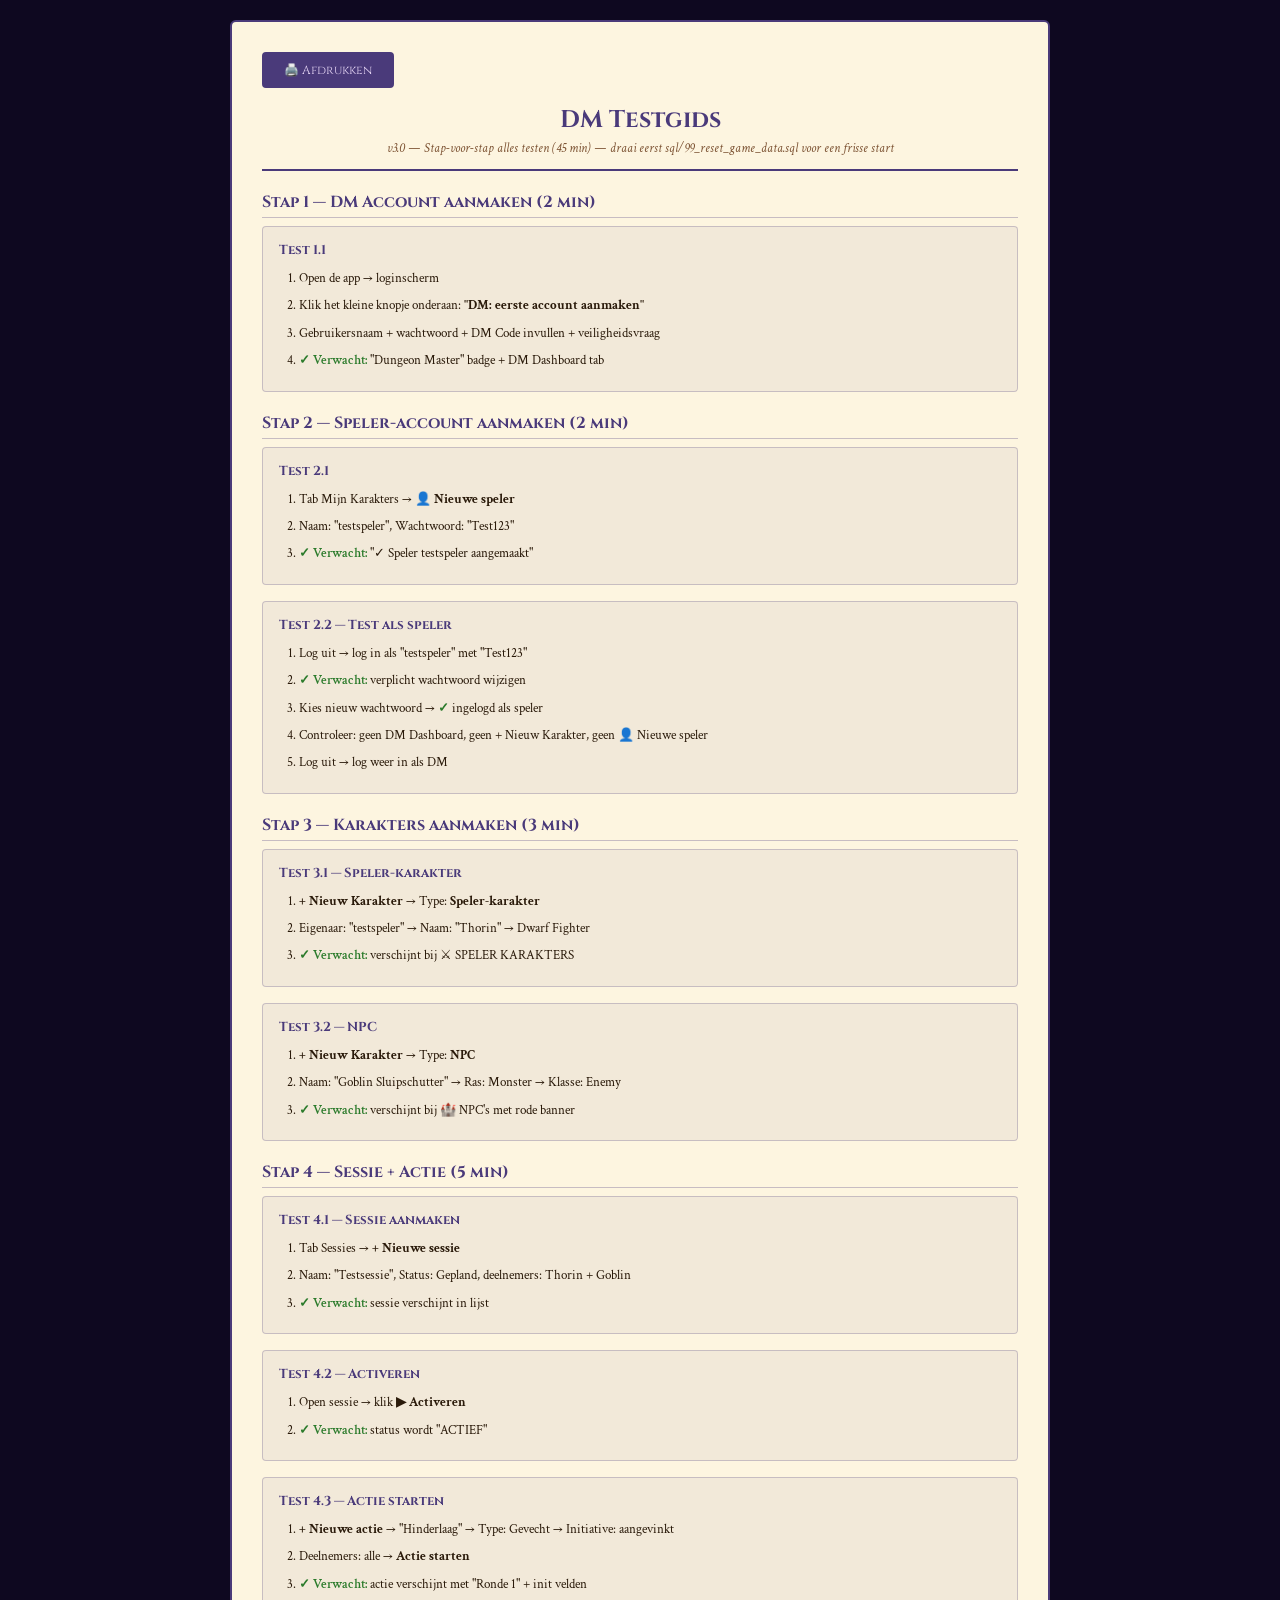
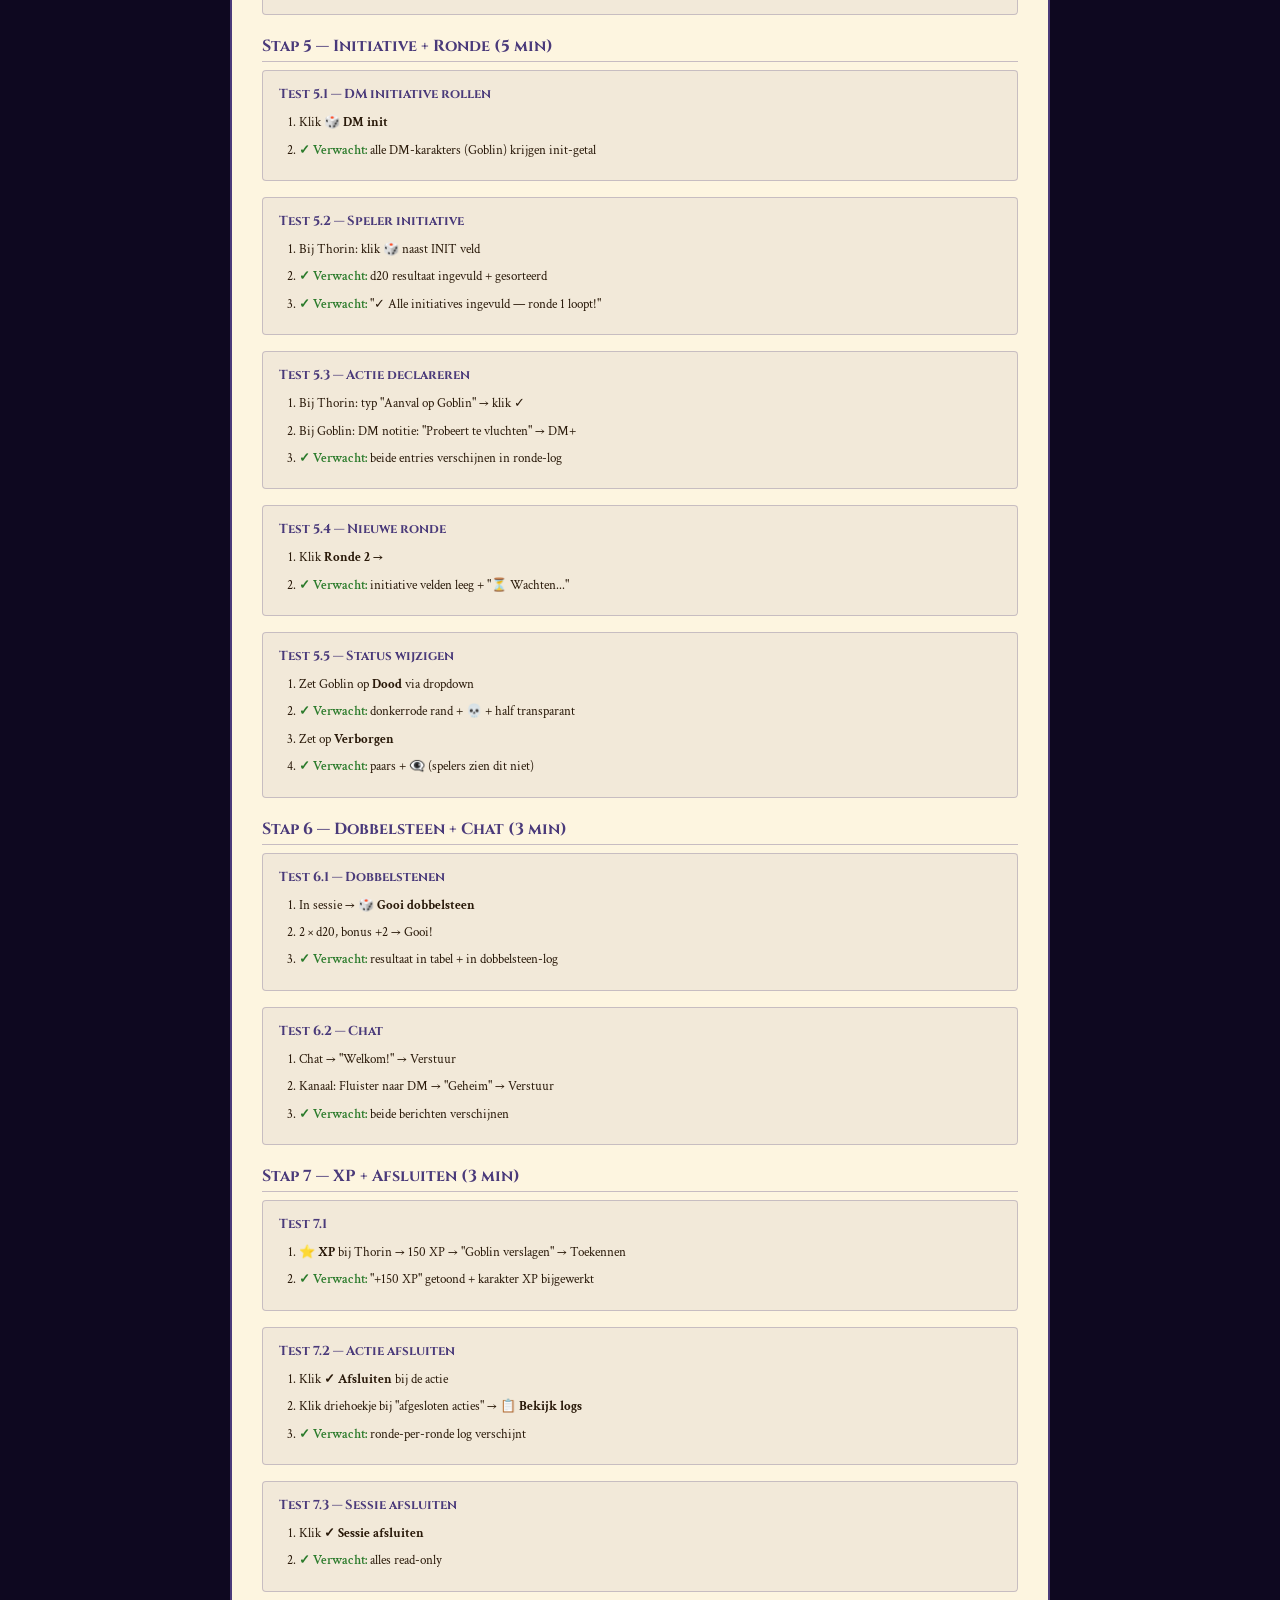
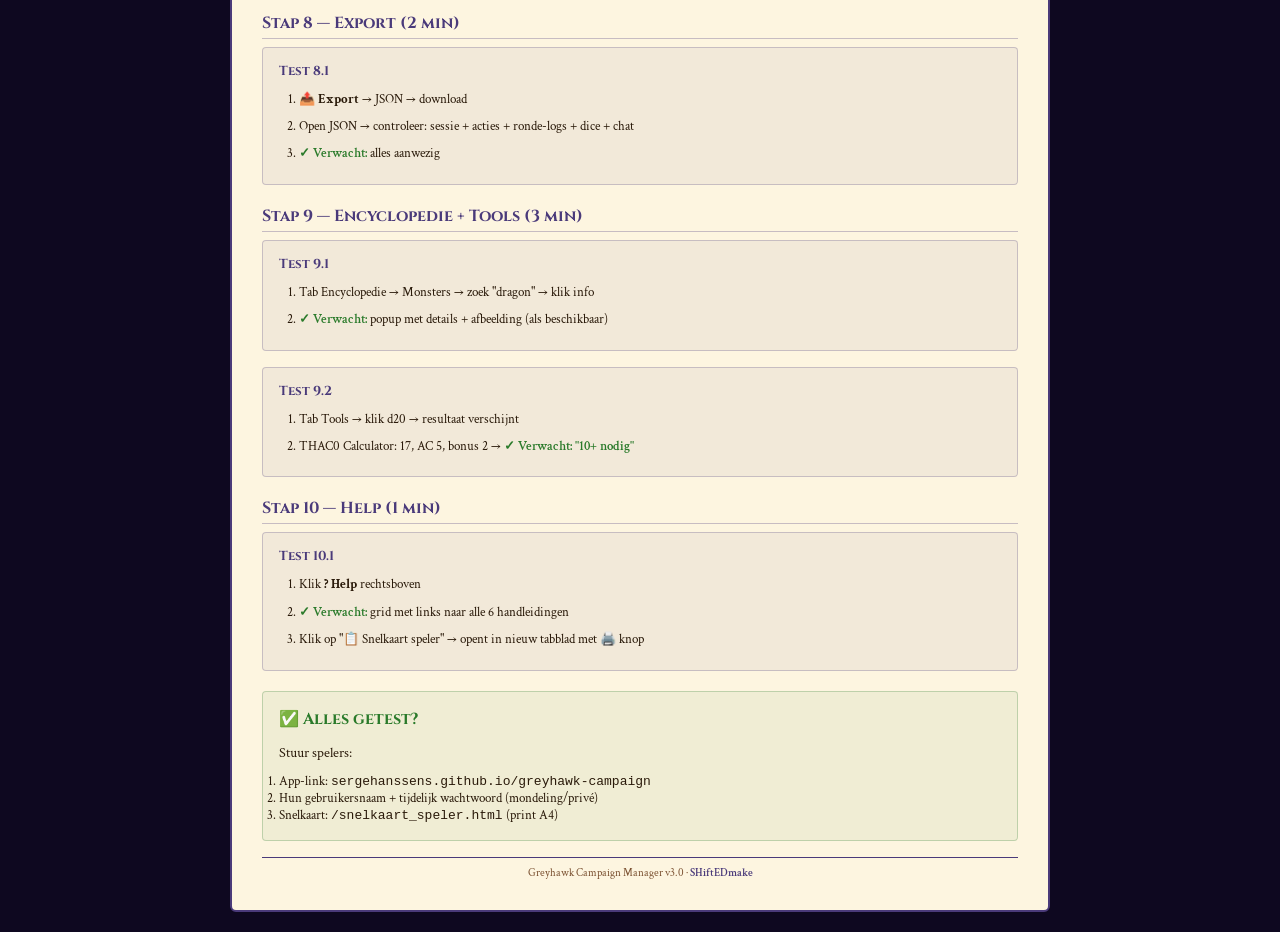
<file: testgids_dm.html>
<!DOCTYPE html>
<html lang="nl">
<head>
<meta charset="UTF-8">
<meta name="viewport" content="width=device-width, initial-scale=1.0">
<title>Greyhawk — DM Testgids</title>
<style>
@import url('https://fonts.googleapis.com/css2?family=Cinzel:wght@400;600&family=Crimson+Text:ital,wght@0,400;0,600;1,400&display=swap');
*{box-sizing:border-box;margin:0;padding:0;}
body{font-family:'Crimson Text',serif;padding:20px;color:#2a1a0a;background:#0e0820;}
.page{max-width:820px;margin:0 auto;background:#fdf5e0;border:2px solid #4a3a7a;border-radius:6px;padding:30px;}
h1{font-family:'Cinzel',serif;font-size:24px;color:#4a3a7a;text-align:center;margin-bottom:4px;}
.sub{text-align:center;font-style:italic;color:#7a5030;font-size:13px;margin-bottom:20px;padding-bottom:12px;border-bottom:2px solid #4a3a7a;}
h2{font-family:'Cinzel',serif;font-size:16px;color:#4a3a7a;margin:20px 0 8px;padding-bottom:4px;border-bottom:1px solid rgba(74,58,122,.3);}
p{font-size:14px;line-height:1.7;margin-bottom:8px;}
.test{background:rgba(74,58,122,.06);border:1px solid rgba(74,58,122,.25);border-radius:4px;padding:14px 16px;margin:8px 0 16px;}
.test h3{font-family:'Cinzel',serif;font-size:13px;color:#4a3a7a;margin:0 0 8px;}
.test ol{margin:0 0 0 20px;font-size:13px;line-height:1.8;}
.test li{margin-bottom:4px;}
.check{color:#2a7a2a;font-weight:600;}
.tip{background:rgba(196,160,96,.1);border:1px solid #c4a060;border-radius:3px;padding:8px 12px;font-size:12px;margin:6px 0;}
.btn{font-family:'Cinzel',serif;font-size:12px;padding:8px 20px;border-radius:4px;cursor:pointer;border:2px solid #4a3a7a;background:#4a3a7a;color:#e0d0f0;margin-bottom:16px;}
@media print{.btn{display:none;}.page{border:none;padding:15px;}}
</style>
</head>
<body>
<div class="page">
<button class="btn" onclick="window.print()">🖨️ Afdrukken</button>

<h1>DM Testgids</h1>
<div class="sub">v3.0 — Stap-voor-stap alles testen (45 min) — draai eerst sql/99_reset_game_data.sql voor een frisse start</div>

<h2>Stap 1 — DM Account aanmaken (2 min)</h2>
<div class="test"><h3>Test 1.1</h3><ol>
<li>Open de app → loginscherm</li>
<li>Klik het kleine knopje onderaan: <strong>"DM: eerste account aanmaken"</strong></li>
<li>Gebruikersnaam + wachtwoord + DM Code invullen + veiligheidsvraag</li>
<li><span class="check">✓ Verwacht:</span> "Dungeon Master" badge + DM Dashboard tab</li>
</ol></div>

<h2>Stap 2 — Speler-account aanmaken (2 min)</h2>
<div class="test"><h3>Test 2.1</h3><ol>
<li>Tab Mijn Karakters → <strong>👤 Nieuwe speler</strong></li>
<li>Naam: "testspeler", Wachtwoord: "Test123"</li>
<li><span class="check">✓ Verwacht:</span> "✓ Speler testspeler aangemaakt"</li>
</ol></div>
<div class="test"><h3>Test 2.2 — Test als speler</h3><ol>
<li>Log uit → log in als "testspeler" met "Test123"</li>
<li><span class="check">✓ Verwacht:</span> verplicht wachtwoord wijzigen</li>
<li>Kies nieuw wachtwoord → <span class="check">✓</span> ingelogd als speler</li>
<li>Controleer: geen DM Dashboard, geen + Nieuw Karakter, geen 👤 Nieuwe speler</li>
<li>Log uit → log weer in als DM</li>
</ol></div>

<h2>Stap 3 — Karakters aanmaken (3 min)</h2>
<div class="test"><h3>Test 3.1 — Speler-karakter</h3><ol>
<li><strong>+ Nieuw Karakter</strong> → Type: <strong>Speler-karakter</strong></li>
<li>Eigenaar: "testspeler" → Naam: "Thorin" → Dwarf Fighter</li>
<li><span class="check">✓ Verwacht:</span> verschijnt bij ⚔ SPELER KARAKTERS</li>
</ol></div>
<div class="test"><h3>Test 3.2 — NPC</h3><ol>
<li><strong>+ Nieuw Karakter</strong> → Type: <strong>NPC</strong></li>
<li>Naam: "Goblin Sluipschutter" → Ras: Monster → Klasse: Enemy</li>
<li><span class="check">✓ Verwacht:</span> verschijnt bij 🏰 NPC's met rode banner</li>
</ol></div>

<h2>Stap 4 — Sessie + Actie (5 min)</h2>
<div class="test"><h3>Test 4.1 — Sessie aanmaken</h3><ol>
<li>Tab Sessies → <strong>+ Nieuwe sessie</strong></li>
<li>Naam: "Testsessie", Status: Gepland, deelnemers: Thorin + Goblin</li>
<li><span class="check">✓ Verwacht:</span> sessie verschijnt in lijst</li>
</ol></div>
<div class="test"><h3>Test 4.2 — Activeren</h3><ol>
<li>Open sessie → klik <strong>▶ Activeren</strong></li>
<li><span class="check">✓ Verwacht:</span> status wordt "ACTIEF"</li>
</ol></div>
<div class="test"><h3>Test 4.3 — Actie starten</h3><ol>
<li><strong>+ Nieuwe actie</strong> → "Hinderlaag" → Type: Gevecht → Initiative: aangevinkt</li>
<li>Deelnemers: alle → <strong>Actie starten</strong></li>
<li><span class="check">✓ Verwacht:</span> actie verschijnt met "Ronde 1" + init velden</li>
</ol></div>

<h2>Stap 5 — Initiative + Ronde (5 min)</h2>
<div class="test"><h3>Test 5.1 — DM initiative rollen</h3><ol>
<li>Klik <strong>🎲 DM init</strong></li>
<li><span class="check">✓ Verwacht:</span> alle DM-karakters (Goblin) krijgen init-getal</li>
</ol></div>
<div class="test"><h3>Test 5.2 — Speler initiative</h3><ol>
<li>Bij Thorin: klik 🎲 naast INIT veld</li>
<li><span class="check">✓ Verwacht:</span> d20 resultaat ingevuld + gesorteerd</li>
<li><span class="check">✓ Verwacht:</span> "✓ Alle initiatives ingevuld — ronde 1 loopt!"</li>
</ol></div>
<div class="test"><h3>Test 5.3 — Actie declareren</h3><ol>
<li>Bij Thorin: typ "Aanval op Goblin" → klik ✓</li>
<li>Bij Goblin: DM notitie: "Probeert te vluchten" → DM+</li>
<li><span class="check">✓ Verwacht:</span> beide entries verschijnen in ronde-log</li>
</ol></div>
<div class="test"><h3>Test 5.4 — Nieuwe ronde</h3><ol>
<li>Klik <strong>Ronde 2 →</strong></li>
<li><span class="check">✓ Verwacht:</span> initiative velden leeg + "⏳ Wachten..."</li>
</ol></div>
<div class="test"><h3>Test 5.5 — Status wijzigen</h3><ol>
<li>Zet Goblin op <strong>Dood</strong> via dropdown</li>
<li><span class="check">✓ Verwacht:</span> donkerrode rand + 💀 + half transparant</li>
<li>Zet op <strong>Verborgen</strong></li>
<li><span class="check">✓ Verwacht:</span> paars + 👁‍🗨 (spelers zien dit niet)</li>
</ol></div>

<h2>Stap 6 — Dobbelsteen + Chat (3 min)</h2>
<div class="test"><h3>Test 6.1 — Dobbelstenen</h3><ol>
<li>In sessie → <strong>🎲 Gooi dobbelsteen</strong></li>
<li>2 × d20, bonus +2 → Gooi!</li>
<li><span class="check">✓ Verwacht:</span> resultaat in tabel + in dobbelsteen-log</li>
</ol></div>
<div class="test"><h3>Test 6.2 — Chat</h3><ol>
<li>Chat → "Welkom!" → Verstuur</li>
<li>Kanaal: Fluister naar DM → "Geheim" → Verstuur</li>
<li><span class="check">✓ Verwacht:</span> beide berichten verschijnen</li>
</ol></div>

<h2>Stap 7 — XP + Afsluiten (3 min)</h2>
<div class="test"><h3>Test 7.1</h3><ol>
<li><strong>⭐ XP</strong> bij Thorin → 150 XP → "Goblin verslagen" → Toekennen</li>
<li><span class="check">✓ Verwacht:</span> "+150 XP" getoond + karakter XP bijgewerkt</li>
</ol></div>
<div class="test"><h3>Test 7.2 — Actie afsluiten</h3><ol>
<li>Klik <strong>✓ Afsluiten</strong> bij de actie</li>
<li>Klik driehoekje bij "afgesloten acties" → <strong>📋 Bekijk logs</strong></li>
<li><span class="check">✓ Verwacht:</span> ronde-per-ronde log verschijnt</li>
</ol></div>
<div class="test"><h3>Test 7.3 — Sessie afsluiten</h3><ol>
<li>Klik <strong>✓ Sessie afsluiten</strong></li>
<li><span class="check">✓ Verwacht:</span> alles read-only</li>
</ol></div>

<h2>Stap 8 — Export (2 min)</h2>
<div class="test"><h3>Test 8.1</h3><ol>
<li><strong>📤 Export</strong> → JSON → download</li>
<li>Open JSON → controleer: sessie + acties + ronde-logs + dice + chat</li>
<li><span class="check">✓ Verwacht:</span> alles aanwezig</li>
</ol></div>

<h2>Stap 9 — Encyclopedie + Tools (3 min)</h2>
<div class="test"><h3>Test 9.1</h3><ol>
<li>Tab Encyclopedie → Monsters → zoek "dragon" → klik info</li>
<li><span class="check">✓ Verwacht:</span> popup met details + afbeelding (als beschikbaar)</li>
</ol></div>
<div class="test"><h3>Test 9.2</h3><ol>
<li>Tab Tools → klik d20 → resultaat verschijnt</li>
<li>THAC0 Calculator: 17, AC 5, bonus 2 → <span class="check">✓ Verwacht: "10+ nodig"</span></li>
</ol></div>

<h2>Stap 10 — Help (1 min)</h2>
<div class="test"><h3>Test 10.1</h3><ol>
<li>Klik <strong>? Help</strong> rechtsboven</li>
<li><span class="check">✓ Verwacht:</span> grid met links naar alle 6 handleidingen</li>
<li>Klik op "📋 Snelkaart speler" → opent in nieuw tabblad met 🖨️ knop</li>
</ol></div>

<div style="margin-top:20px;padding:16px;background:rgba(42,122,42,.06);border:1px solid rgba(42,122,42,.25);border-radius:4px;">
<h2 style="color:#2a7a2a;border:none;margin:0 0 8px;">✅ Alles getest?</h2>
<p>Stuur spelers:</p>
<ol style="font-size:13px;">
<li>App-link: <code>sergehanssens.github.io/greyhawk-campaign</code></li>
<li>Hun gebruikersnaam + tijdelijk wachtwoord (mondeling/privé)</li>
<li>Snelkaart: <code>/snelkaart_speler.html</code> (print A4)</li>
</ol>
</div>

<div style="margin-top:16px;text-align:center;font-size:11px;color:#7a5030;border-top:1px solid #4a3a7a;padding-top:8px;">
  Greyhawk Campaign Manager v3.0 · <a href="https://shiftedmake.com" style="color:#4a3a7a;text-decoration:none;font-weight:600;">SHiftEDmake</a>
</div>
</div>
</body>
</html>
</file>
